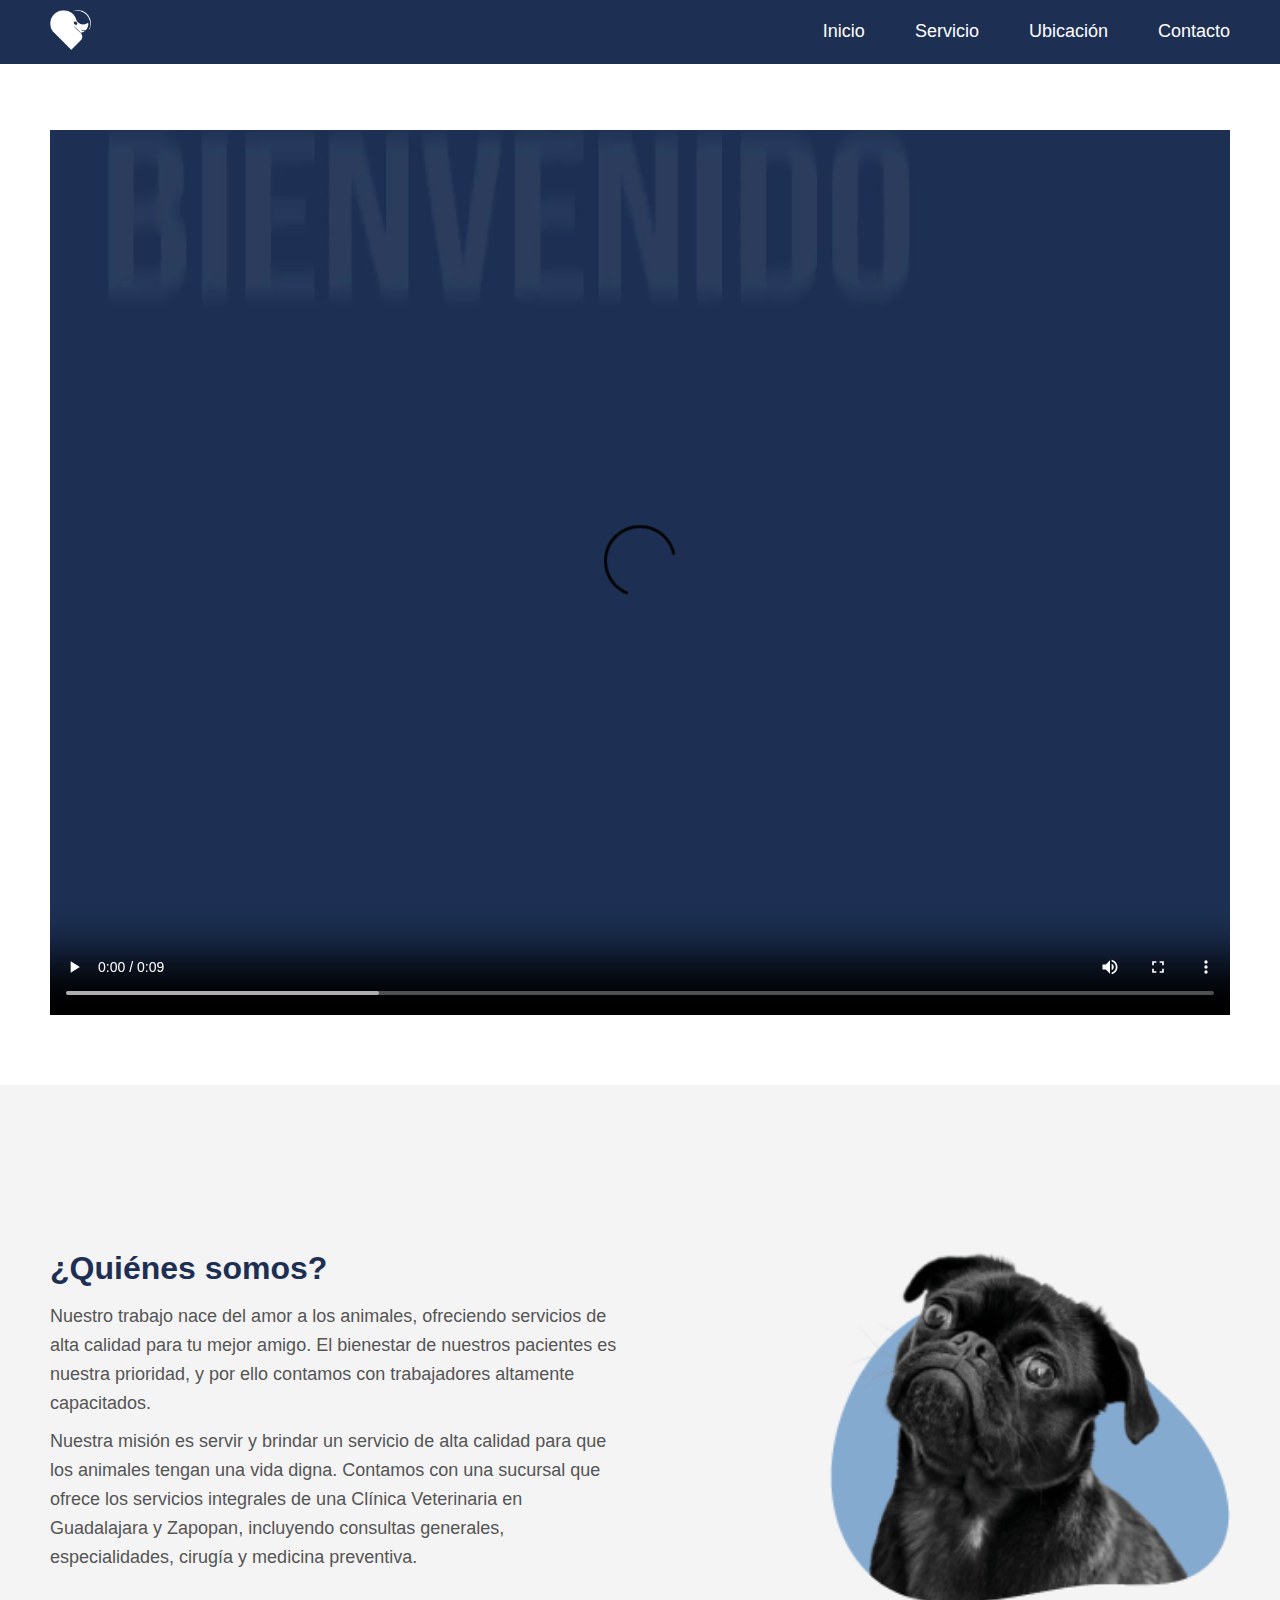
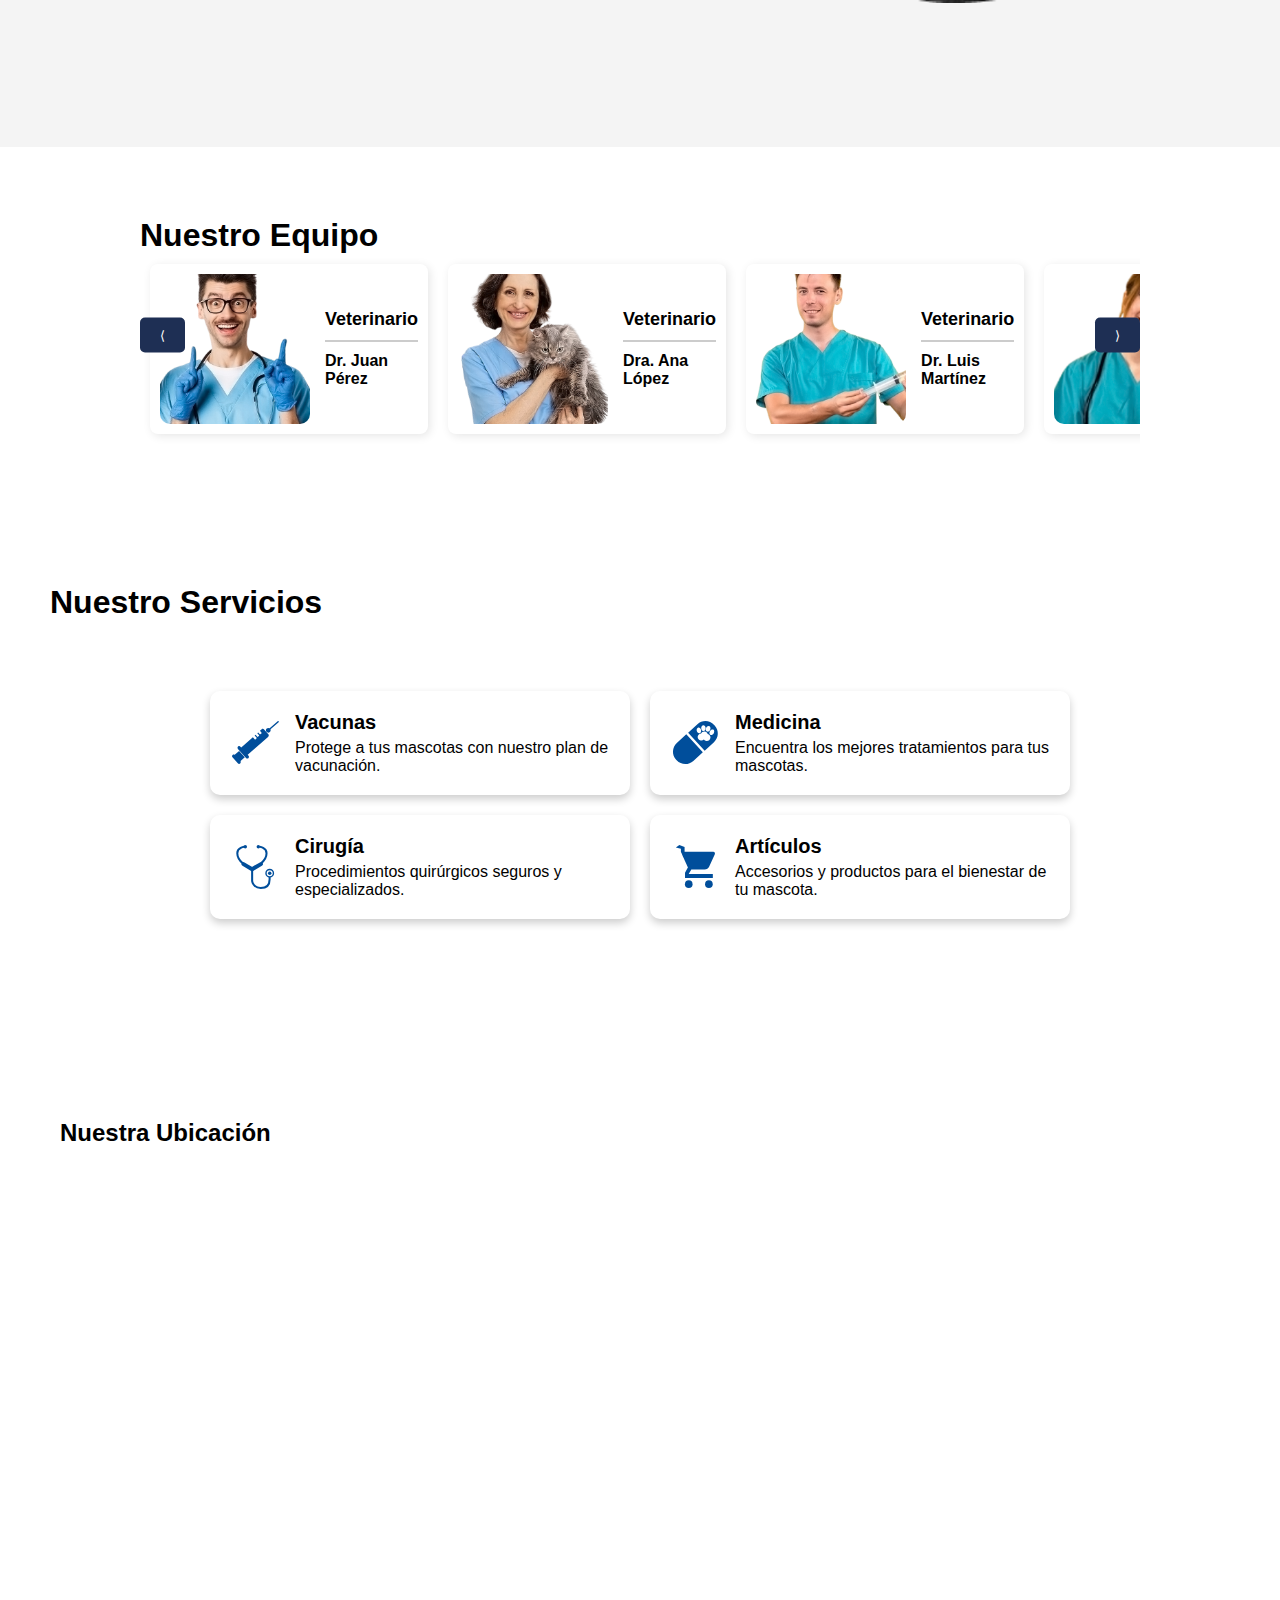
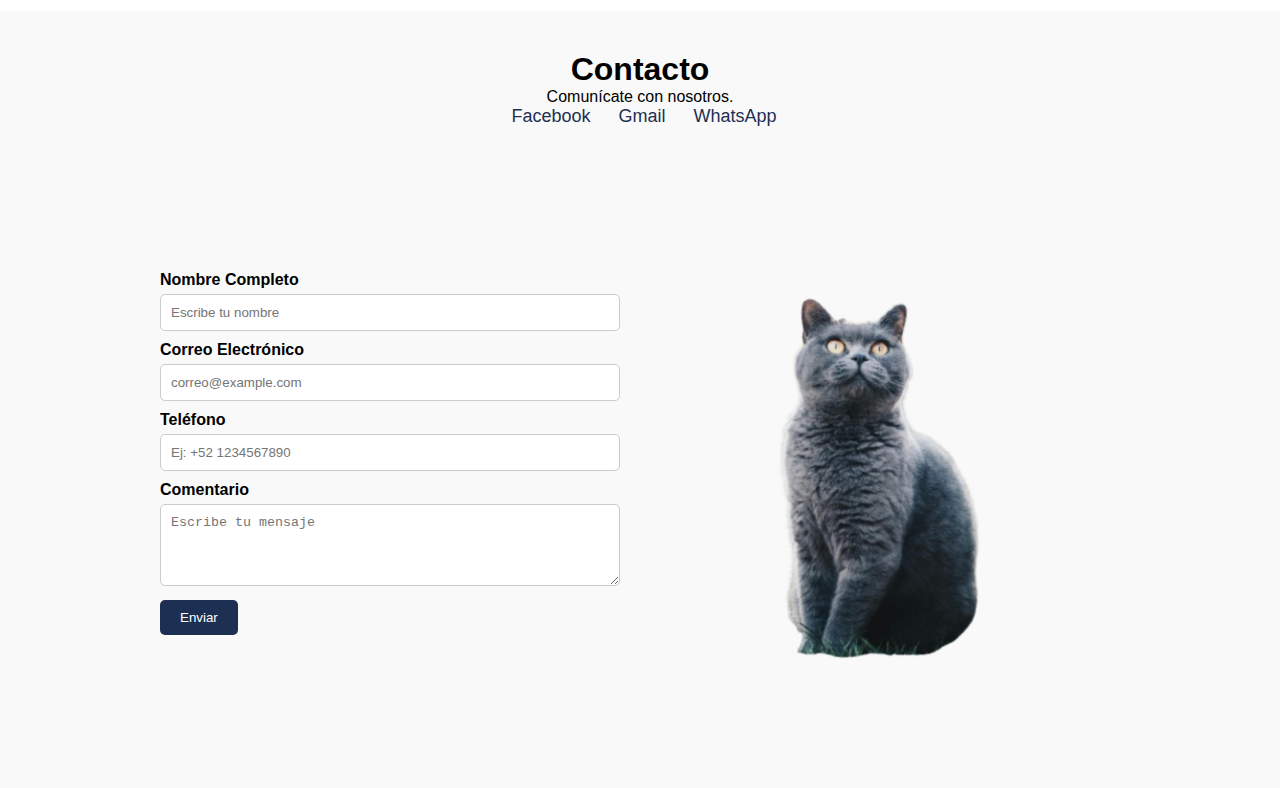
<file: index.html>
<!DOCTYPE html>
<html lang="es">
<head>
    <meta charset="UTF-8">
    <meta name="viewport" content="width=device-width, initial-scale=1.0">
    <title>Menú Responsivo</title>
    <script type="text/javascript" src="Js/scrip.js" defer></script> <!-- Asegúrate de usar defer para cargar el script después de cargar el HTML -->
    <link href="Style/Style.css" rel="stylesheet" type="text/css">
</head>
<body>
    <header id="navbar">
        <div class="logo">
            <img src="Imagenes/logo.png" alt="Logo de la Empresa">
        </div>
        <nav>
            <ul class="menu">
                <li><a href="#inicio">Inicio</a></li>
                <li><a href="#servicio">Servicio</a></li>
                <li><a href="#ubicacion">Ubicación</a></li>
                <li><a href="#contacto">Contacto</a></li>
            </ul>
            <div class="hamburguesa" onclick="toggleMenu()">☰</div>
        </nav>
    </header>

   <section id="inicio">
    <video id="videoBienvenida" src="Imagenes/Bienvenida.mp4" autoplay loop controls playsinline></video>
</section>

    <section id="somos">
        <div class="contenido">
            <div class="texto">
                <h1>¿Quiénes somos?</h1>
                <p>
                    Nuestro trabajo nace del amor a los animales, ofreciendo servicios de alta calidad para tu mejor amigo.
                    El bienestar de nuestros pacientes es nuestra prioridad, y por ello contamos con trabajadores altamente capacitados.
                </p>
                <p>
                    Nuestra misión es servir y brindar un servicio de alta calidad para que los animales tengan una vida digna.
                    Contamos con una sucursal que ofrece los servicios integrales de una Clínica Veterinaria en Guadalajara y Zapopan,
                    incluyendo consultas generales, especialidades, cirugía y medicina preventiva.
                </p>
            </div>
            <div class="imagen">
               <div align="right">  <img src="Imagenes/somos.png" alt="Veterinaria"> </div>
            </div>
        </div>
    </section>
	
 <section id="carrusel"> 
    <div class="carousel-container">
		<h1> Nuestro Equipo </h1>
        <div class="carousel">
            <div class="carousel-item" onclick="showDetails(0)">
                <img src="Imagenes/juan_perez.png" alt="Veterinario 1" class="medico-img">
                <div class="medico-info">
                    <p class="profession">Veterinario</p>
                    <hr>
                    <p class="name">Dr. Juan Pérez</p>
                </div>
            </div>
            <div class="carousel-item" onclick="showDetails(1)">
                <img src="Imagenes/Ana.png" alt="Veterinario 2" class="medico-img">
                <div class="medico-info">
                    <p class="profession">Veterinario</p>
                    <hr>
                    <p class="name">Dra. Ana López</p>
                </div>
            </div>
            <div class="carousel-item" onclick="showDetails(2)">
                <img src="Imagenes/Luis.png" alt="Veterinario 3" class="medico-img">
                <div class="medico-info">
                    <p class="profession">Veterinario</p>
                    <hr>
                    <p class="name">Dr. Luis Martínez</p>
                </div>
            </div>
            <div class="carousel-item" onclick="showDetails(3)">
                <img src="Imagenes/Carmen.png" alt="Veterinario 4" class="medico-img">
                <div class="medico-info">
                    <p class="profession">Veterinario</p>
                    <hr>
                    <p class="name">Dra. Carmen Rodríguez</p>
                </div>
            </div>
            <div class="carousel-item" onclick="showDetails(4)">
                <img src="Imagenes/Mario.png" alt="Veterinario 5" class="medico-img">
                <div class="medico-info">
                    <p class="profession">Veterinario</p>
                    <hr>
                    <p class="name">Dr. Mario Gómez</p>
                </div>
            </div>
        </div>

        <div class="carousel-buttons">
            <button class="prev" onclick="moveSlide(-1)">⟨</button>
            <button class="next" onclick="moveSlide(1)">⟩</button>
        </div>
    </div>

    <!-- Ventana Modal -->
    <div id="modal" class="modal">
        <div class="modal-content">
            <span class="close" onclick="closeModal()">×</span>
            <div id="modal-details">
              
            </div>
        </div>
    </div>
</section>
	
    <section id="servicio">
		
		<h1> Nuestro Servicios</h1>
      <main class="vet-container">
    <div class="vet-card" data-url="vacuna.html">
        <div class="vet-icon"> <img src="Imagenes/Icono_servicios/jeringa_Mesa de trabajo 1.svg" alt="Icono de medicina"/></div>
        <div class="vet-content">
            <h2>Vacunas</h2>
            <p>Protege a tus mascotas con nuestro plan de vacunación.</p>
        </div>
    </div>

    <div class="vet-card" data-url="medicina.html">
        <div class="vet-icon"> <img src="Imagenes/Icono_servicios/medicina_Mesa de trabajo 1.svg" alt="Icono de medicina"/></div>
        <div class="vet-content">
            <h2>Medicina</h2>
            <p>Encuentra los mejores tratamientos para tus mascotas.</p>
        </div>
    </div>

    <div class="vet-card" data-url="cirugia.html">
        <div class="vet-icon"> <img src="Imagenes/Icono_servicios/cirugia_Mesa de trabajo 1.svg" alt="Icono de medicina"/></div>
        <div class="vet-content">
            <h2>Cirugía</h2>
            <p>Procedimientos quirúrgicos seguros y especializados.</p>
        </div>
    </div>

    <div class="vet-card" data-url="articulos.html">
        <div class="vet-icon"> <img src="Imagenes/Icono_servicios/carrito_Mesa de trabajo 1.svg" alt="Icono de medicina"/></div>
        <div class="vet-content">
            <h2>Artículos</h2>
            <p>Accesorios y productos para el bienestar de tu mascota.</p>
        </div>
    </div>
</main>
    </section>

    <section id="ubicacion" class="ubicacion">
            <div class="croquis">
                <h2>Nuestra Ubicación</h2>
                <!-- Mapa de Google Maps con la dirección proporcionada -->
                <iframe 
                    src="https://www.google.com/maps/embed?pb=!1m18!1m12!1m3!1d3733.514526766841!2d-103.43169392497507!3d20.630476380894776!2m3!1f0!2f0!3f0!3m2!1i1024!2i768!4f13.1!3m3!1m2!1s0x8428aec909da5bbd%3A0xe7f89661f0e7f789!2sAv.%20Enrique%20Ladr%C3%B3n%20de%20Guevara%202894%2C%20Paseos%20del%20Sol%2C%2045079%20Zapopan%2C%20Jal.!5e0!3m2!1ses!2smx!4v1710430208955!5m2!1ses!2smx"
                    width="100%" height="400" style="border:0;" allowfullscreen="" loading="lazy">
                </iframe>
            </div>

        </section>

   <section id="contacto">
    <h1>Contacto</h1>
    <p>Comunícate con nosotros.</p>

    <!-- Redes Sociales -->
    <div class="redes-sociales">
        <a href="https://facebook.com" target="_blank">
            <i class="fab fa-facebook"></i> Facebook
        </a>
        <a href="mailto:correo@gmail.com">
            <i class="fas fa-envelope"></i> Gmail
        </a>
        <a href="https://wa.me/1234567890" target="_blank">
            <i class="fab fa-whatsapp"></i> WhatsApp
        </a>
    </div>

    <!-- Sección de Contacto -->
    <div class="formulario-container">
        <!-- Formulario -->
        <div class="formulario">
            <label for="nombre">Nombre Completo</label>
            <input type="text" id="nombre" placeholder="Escribe tu nombre">

            <label for="correo">Correo Electrónico</label>
            <input type="email" id="correo" placeholder="correo@example.com">

            <label for="telefono">Teléfono</label>
          <input type="tel" id="telefono" placeholder="Ej: +52 1234567890">

            <label for="comentario">Comentario</label>
            <textarea id="comentario" rows="4" placeholder="Escribe tu mensaje"></textarea>

            <button onclick="enviarFormulario()">Enviar</button>
        </div>

        <!-- Imagen -->
        <div class="imagen-contacto">
        <img src="Imagenes/contacto.png" alt=""/> </div>
    </div>
</section>
	
</body>
</html>
</file>
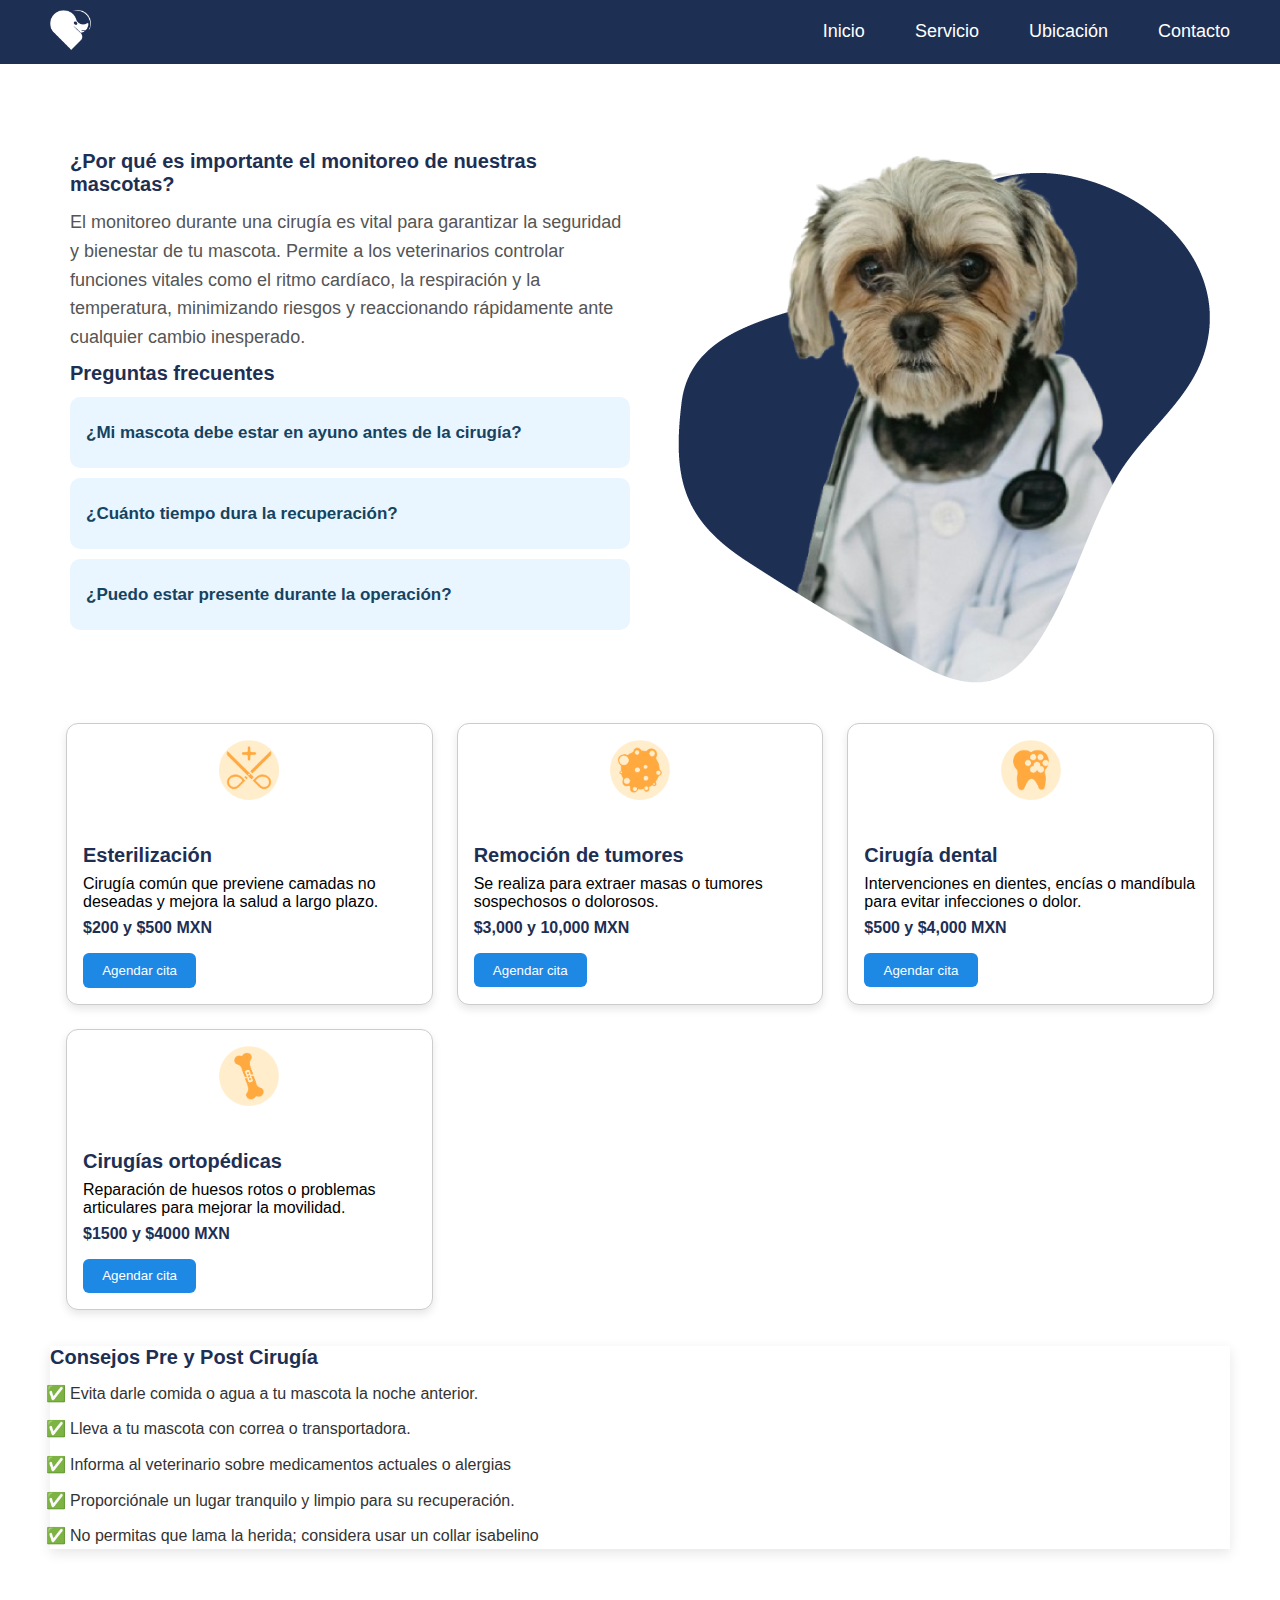
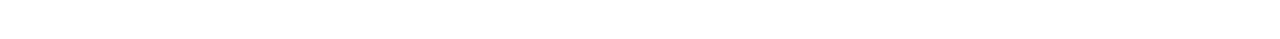
<file: cirugia.html>
<!doctype html>
<html>
	 <script type="text/javascript" src="Js/scrip_vacuna.js"></script>
<link href="Style/Style_vacunas.css" rel="stylesheet" type="text/css">

<header id="navbar">
        <div class="logo">
            <img src="Imagenes/logo.png" alt="Logo de la Empresa">
        </div>
        <nav>
            <ul class="menu">
				<li> <a href="index.html">Inicio</a> </li>
                <li><a href="index.html#servicio">Servicio</a></li>
                <li><a href="index.html#ubicacion">Ubicación</a></li>
				<li><a href="index.html#contacto">Contacto</a></li>

            </ul>
            <div class="hamburguesa" onclick="toggleMenu()">☰</div>
        </nav>
</header>

<body>
	

	<section id="vacunas">
		
		<div class="vacuna-info-extra">
  <div class="vacuna-info-box">
	  
  <section id="preguntas">
	  
	  <div class="texto">
       <h3>¿Por qué es importante el monitoreo de nuestras mascotas?</h3>
  <p>
    El monitoreo durante una cirugía es vital para garantizar la seguridad y bienestar de tu mascota. Permite a los veterinarios controlar funciones vitales como el ritmo cardíaco, la respiración y la temperatura, minimizando riesgos y reaccionando rápidamente ante cualquier cambio inesperado.
  </p>
		  
	<div class="vacuna-info-box">
  <h3 class="vacuna-titulo">Preguntas frecuentes</h3>
  <div class="faq-item" onclick="toggleFAQ(this)">
    <strong>¿Mi mascota debe estar en ayuno antes de la cirugía?</strong>
    <p class="faq-respuesta">Sí, generalmente 8 a 12 horas antes.</p>
  </div>
  <div class="faq-item" onclick="toggleFAQ(this)">
    <strong>¿Cuánto tiempo dura la recuperación?</strong>
    <p class="faq-respuesta"> Depende del tipo de cirugía, pero puede tomar desde días hasta semanas.</p>
  </div>
  <div class="faq-item" onclick="toggleFAQ(this)">
    <strong>¿Puedo estar presente durante la operación?</strong>
    <p class="faq-respuesta">No, por motivos de esterilidad y seguridad.</p>
  </div>
</div>
	  </div>
	  
	  <div class="imagen">
               <div align="right">  <img src="Imagenes/Cirugia/Doctor.png" alt="Veterinaria"> </div>
            </div>
	  </section>
</div>


    
        <!-- Contenedor de las tarjetas de vacunas -->
  <div class="vacunas-container">
    <div class="cards-grid">

      <!-- Tarjeta: Rabia -->
      <div class="vacuna-card">
        <div class="card-icon">
          <img src="Imagenes/Cirugia/Esterilizacion.png" alt="Inyección">
        </div>
        <div class="card-content">
          <h3>Esterilización</h3>
          <p>Cirugía común que previene camadas no deseadas y mejora la salud a largo plazo.</p>
          <p class="precio-info" id="precio-rabia">$200 y $500 MXN</p>
          <div class="card-buttons">
            <button onclick="mostrarCita()">Agendar cita</button>
          </div>
        </div>
      </div>

      <!-- Tarjeta: Moquillo -->
      <div class="vacuna-card">
        <div class="card-icon">
          <img src="Imagenes/Cirugia/tumor.png" alt="Inyección">
        </div>
        <div class="card-content">
          <h3>Remoción de tumores</h3>
          <p>Se realiza para extraer masas o tumores sospechosos o dolorosos.</p>
          <p class="precio-info" id="precio-moquillo">$3,000 y 10,000 MXN</p>
          <div class="card-buttons">
            <button onclick="mostrarCita()">Agendar cita</button>
          </div>
        </div>
      </div>

      <!-- Tarjeta: Leptospirosis -->
      <div class="vacuna-card">
        <div class="card-icon">
          <img src="Imagenes/Cirugia/Dental.png" alt="Inyección">
        </div>
        <div class="card-content">
          <h3>Cirugía dental</h3>
          <p>Intervenciones en dientes, encías o mandíbula para evitar infecciones o dolor.</p>
          <p class="precio-info" id="precio-leptospirosis">$500 y $4,000 MXN</p>
          <div class="card-buttons">
            <button onclick="mostrarCita()">Agendar cita</button>
          </div>
        </div>
      </div>

      <!-- Tarjeta: Parvovirus -->
      <div class="vacuna-card">
        <div class="card-icon">
          <img src="Imagenes/Cirugia/hueso.png" alt="Inyección">
        </div>
        <div class="card-content">
          <h3>Cirugías ortopédicas</h3>
          <p>Reparación de huesos rotos o problemas articulares para mejorar la movilidad.</p>
          <p class="precio-info" id="precio-parvovirus">$1500 y $4000 MXN</p>
          <div class="card-buttons">
            <button onclick="mostrarCita()">Agendar cita</button>
          </div>
        </div>
      </div>

    </div>
  </div>

     <!-- Modal para agendar cita -->
<div id="modal-cita" class="modal">
  <div class="modal-content">
    <span class="cerrar" onclick="cerrarCita()">&times;</span>
    <h2>Agendar Cita</h2>
    <form id="form-cita">
      <label for="nombreMascota">Nombre de la mascota:</label>
      <input type="text" id="nombreMascota" required>

      <label for="nombreDueño">Tu nombre:</label>
      <input type="text" id="nombreDueño" required>

      <label for="fecha">Fecha:</label>
      <input type="date" id="fecha" required>

      <label for="hora">Hora:</label>
      <input type="time" id="hora" required>

      <button type="submit">Agendar cita</button>
    </form>
  </div>
</div>
		
		<div class="consejos">
  <h3>Consejos Pre y Post Cirugía</h3>
  <ul>
    <li>Evita darle comida o agua a tu mascota la noche anterior.</li>
    <li>Lleva a tu mascota con correa o transportadora.</li>
    <li>Informa al veterinario sobre medicamentos actuales o alergias</li>
	<li>Proporciónale un lugar tranquilo y limpio para su recuperación. </li>
	  <li>No permitas que lama la herida; considera usar un collar isabelino </li>
  </ul>
</div>

</section>
 
	
</body>
</html>
</file>
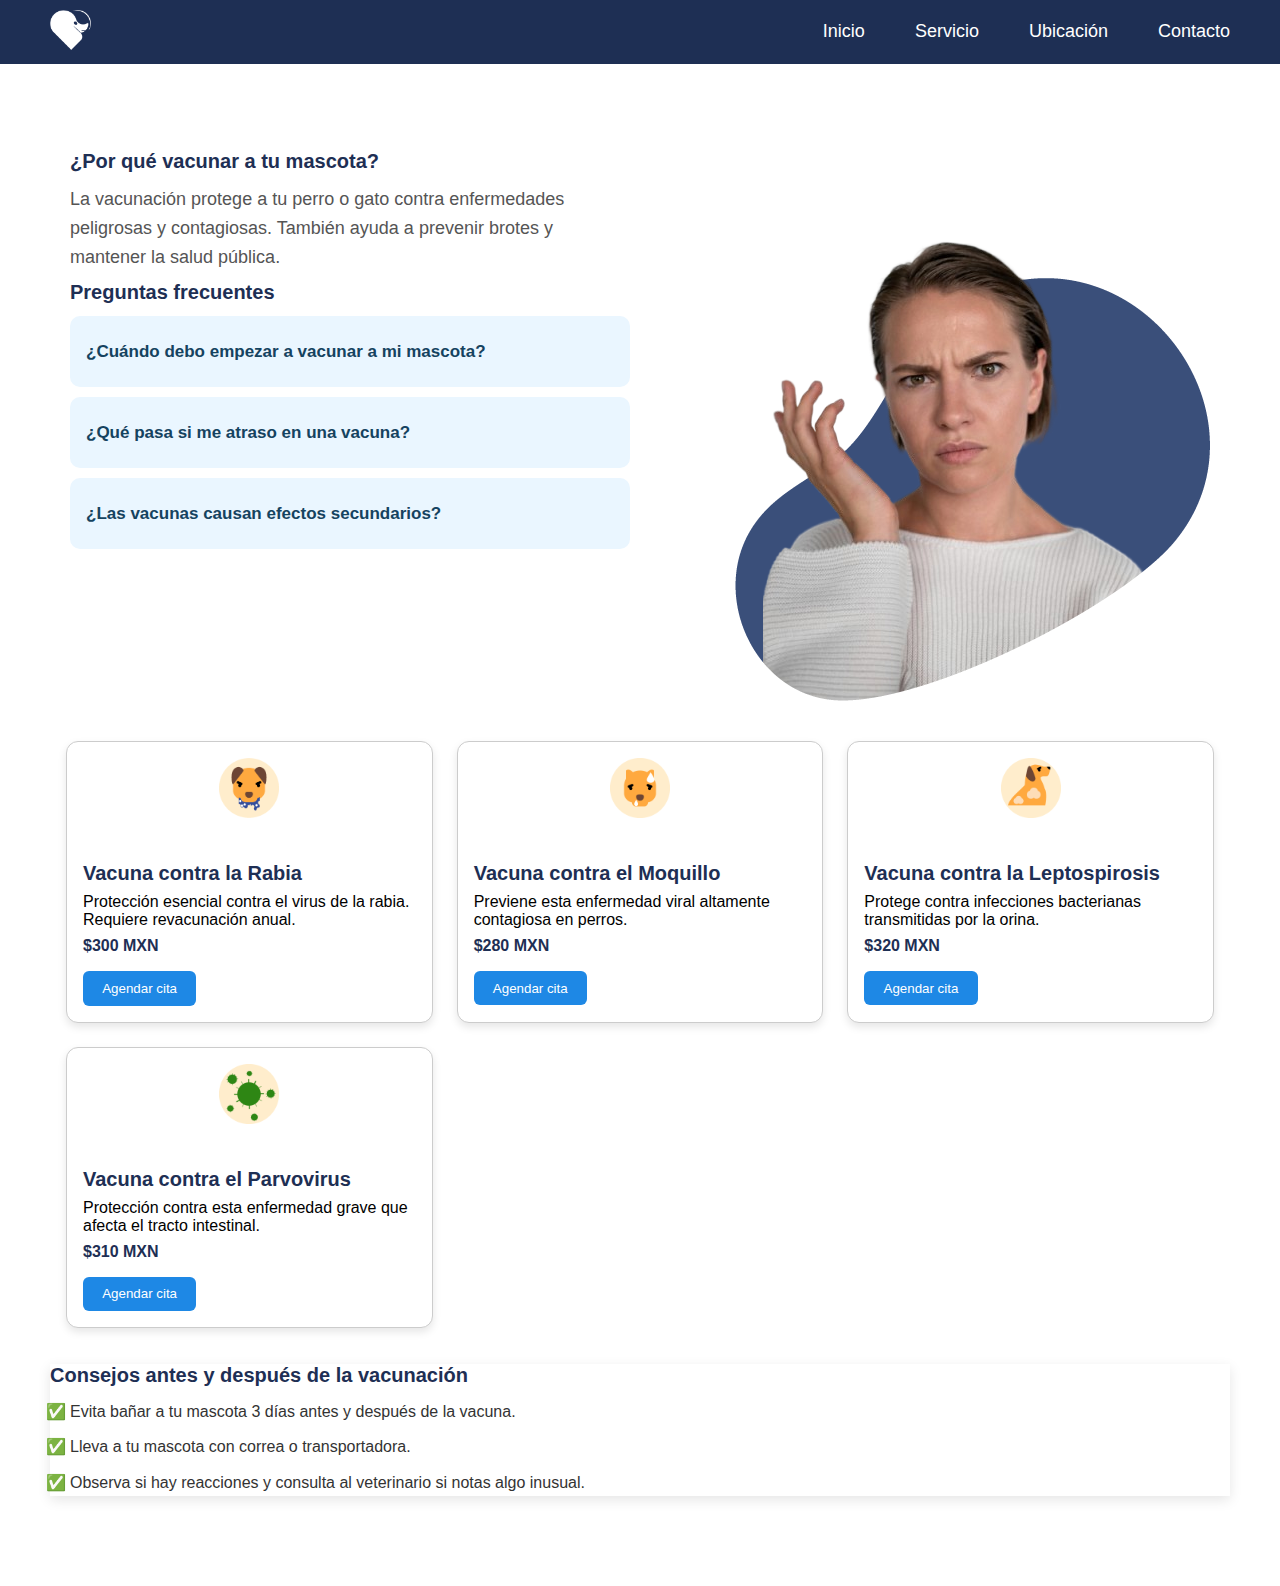
<file: vacuna.html>
<!doctype html>
<html>
	 <script type="text/javascript" src="Js/scrip_vacuna.js"></script>
<link href="Style/Style_vacunas.css" rel="stylesheet" type="text/css">

<header id="navbar">
        <div class="logo">
            <img src="Imagenes/logo.png" alt="Logo de la Empresa">
        </div>
        <nav>
            <ul class="menu">
				<li> <a href="index.html">Inicio</a> </li>
                <li><a href="index.html#servicio">Servicio</a></li>
                <li><a href="index.html#ubicacion">Ubicación</a></li>
				<li><a href="index.html#contacto">Contacto</a></li>

            </ul>
            <div class="hamburguesa" onclick="toggleMenu()">☰</div>
        </nav>
</header>

<body>
	

	<section id="vacunas">
		
		<div class="vacuna-info-extra">
  <div class="vacuna-info-box">
	  
  <section id="preguntas">
	  
	  <div class="texto">
      <h3 class="vacuna-titulo">¿Por qué vacunar a tu mascota?</h3>
      <p class="vacuna-descripcion">
       La vacunación protege a tu perro o gato contra enfermedades peligrosas y contagiosas.
       También ayuda a prevenir brotes y mantener la salud pública.
     </p>
		  
	<div class="vacuna-info-box">
  <h3 class="vacuna-titulo">Preguntas frecuentes</h3>
  <div class="faq-item" onclick="toggleFAQ(this)">
    <strong>¿Cuándo debo empezar a vacunar a mi mascota?</strong>
    <p class="faq-respuesta">A partir de las 6 semanas de edad.</p>
  </div>
  <div class="faq-item" onclick="toggleFAQ(this)">
    <strong>¿Qué pasa si me atraso en una vacuna?</strong>
    <p class="faq-respuesta">Es importante consultar al veterinario para un nuevo esquema.</p>
  </div>
  <div class="faq-item" onclick="toggleFAQ(this)">
    <strong>¿Las vacunas causan efectos secundarios?</strong>
    <p class="faq-respuesta">Puede haber síntomas leves como somnolencia o inflamación temporal.</p>
  </div>
</div>
	  </div>
	  
	  <div class="imagen">
               <div align="right">  <img src="Imagenes/vacuna/pregunta.png" alt="Veterinaria"> </div>
            </div>
	  </section>
</div>


    
        <!-- Contenedor de las tarjetas de vacunas -->
  <div class="vacunas-container">
    <div class="cards-grid">

      <!-- Tarjeta: Rabia -->
      <div class="vacuna-card">
        <div class="card-icon">
          <img src="Imagenes/vacuna/Rabia.png" alt="Inyección">
        </div>
        <div class="card-content">
          <h3>Vacuna contra la Rabia</h3>
          <p>Protección esencial contra el virus de la rabia. Requiere revacunación anual.</p>
          <p class="precio-info" id="precio-rabia">$300 MXN</p>
          <div class="card-buttons">
            <button onclick="mostrarCita()">Agendar cita</button>
          </div>
        </div>
      </div>

      <!-- Tarjeta: Moquillo -->
      <div class="vacuna-card">
        <div class="card-icon">
          <img src="Imagenes/vacuna/Moquillo.png" alt="Inyección">
        </div>
        <div class="card-content">
          <h3>Vacuna contra el Moquillo</h3>
          <p>Previene esta enfermedad viral altamente contagiosa en perros.</p>
          <p class="precio-info" id="precio-moquillo">$280 MXN</p>
          <div class="card-buttons">
            <button onclick="mostrarCita()">Agendar cita</button>
          </div>
        </div>
      </div>

      <!-- Tarjeta: Leptospirosis -->
      <div class="vacuna-card">
        <div class="card-icon">
          <img src="Imagenes/vacuna/Leptospirosis.png" alt="Inyección">
        </div>
        <div class="card-content">
          <h3>Vacuna contra la Leptospirosis</h3>
          <p>Protege contra infecciones bacterianas transmitidas por la orina.</p>
          <p class="precio-info" id="precio-leptospirosis">$320 MXN</p>
          <div class="card-buttons">
            <button onclick="mostrarCita()">Agendar cita</button>
          </div>
        </div>
      </div>

      <!-- Tarjeta: Parvovirus -->
      <div class="vacuna-card">
        <div class="card-icon">
          <img src="Imagenes/vacuna/Parvovirus.png" alt="Inyección">
        </div>
        <div class="card-content">
          <h3>Vacuna contra el Parvovirus</h3>
          <p>Protección contra esta enfermedad grave que afecta el tracto intestinal.</p>
          <p class="precio-info" id="precio-parvovirus">$310 MXN</p>
          <div class="card-buttons">
            <button onclick="mostrarCita()">Agendar cita</button>
          </div>
        </div>
      </div>

    </div>
  </div>

     <!-- Modal para agendar cita -->
<div id="modal-cita" class="modal">
  <div class="modal-content">
    <span class="cerrar" onclick="cerrarCita()">&times;</span>
    <h2>Agendar Cita</h2>
    <form id="form-cita">
      <label for="nombreMascota">Nombre de la mascota:</label>
      <input type="text" id="nombreMascota" required>

      <label for="nombreDueño">Tu nombre:</label>
      <input type="text" id="nombreDueño" required>

      <label for="fecha">Fecha:</label>
      <input type="date" id="fecha" required>

      <label for="hora">Hora:</label>
      <input type="time" id="hora" required>

      <button type="submit">Agendar cita</button>
    </form>
  </div>
</div>
		
		<div class="consejos">
  <h3>Consejos antes y después de la vacunación</h3>
  <ul>
    <li>Evita bañar a tu mascota 3 días antes y después de la vacuna.</li>
    <li>Lleva a tu mascota con correa o transportadora.</li>
    <li>Observa si hay reacciones y consulta al veterinario si notas algo inusual.</li>
  </ul>
</div>

</section>
 
	
</body>
</html>
</file>
<file: Style/Style_vacunas.css>
@charset "utf-8";
/* CSS Document */

/* Estilos generales */
* {
    margin: 0;
    padding: 0;
    box-sizing: border-box;
    scroll-behavior: smooth;
}

body {
    font-family: Arial, sans-serif;
    padding-top: 60px;
}

/* Estilos del header */
header {
    display: flex;
    justify-content: space-between;
    align-items: center;
    padding: 10px 50px;
    background-color: #1e2f54;
    color: white;
    position: fixed;
    width: 100%;
    top: 0;
    left: 0;
    z-index: 1000;
    transition: background 0.3s;
}

.logo img {
    width: 30%;
}

nav {
    display: flex;
    align-items: center;
}

.menu {
    list-style: none;
    display: flex;
    gap: 50px;
}

.menu li a {
    text-decoration: none;
    color: white;
    font-size: 18px;
    transition: color 0.3s;
}

.menu li a:hover {
    color: #ffa300;
}

.hamburguesa {
    display: none;
    font-size: 24px;
    cursor: pointer;
}

section {
    padding: 70px 50px;
    padding-top: auto;
}

.texto {
  flex: 1;
width: 70%;
}

.texto h1 {
  font-size: 32px;
  color: #1e2f54;
  margin-bottom: 15px;
}

.texto p {
  font-size: 18px;
  color: #555;
  line-height: 1.6;
  margin-bottom: 10px;
}

.Veterinaria{
	width: 10%;
}

/* Preguntas */

#preguntas {
  display: flex;
  flex-direction: row;
  justify-content: space-between;
  align-items: flex-start;
  padding: 20px;
  margin: auto;
  gap: 20px;
}

.texto {
  font-size: 32px;
  color: #1e2f54;
  margin-bottom: 15px;
}

.imagen {
  flex: 1;
  display: flex;
  justify-content: flex-end;
}

.imagen img {
  max-width: 100%;
  height: auto;
}
/* Estilos base */
.faq-item {
  background-color: #eaf6ff;
  border-radius: 10px;
  padding: 12px 16px;
  margin: 10px 0;
  cursor: pointer;
  transition: background-color 0.3s ease;
  position: relative;
  overflow: hidden;
}

.faq-item:hover {
  background-color: #d6efff;
}

.faq-item strong {
  color: #154360;
  font-size: 17px;
  display: inline-block;
}

/* Flechita */
.flecha {
  position: absolute;
  right: 20px;
  top: 18px;
  font-size: 18px;
  transition: transform 0.3s ease;
}

/* Gira cuando está activa */
.faq-item.activa .flecha {
  transform: rotate(180deg);
}

/* Contenedor de respuesta animada */
.faq-respuesta {
  max-height: 0;
  overflow: hidden;
  transition: max-height 0.4s ease;
  padding: 0 5px;
}

.faq-item.activa .faq-respuesta {
  max-height: 200px; /* Ajusta si necesitas más espacio */
  padding-top: 10px;
}

.consejos {
  background: 
  border-radius: 12px;
  box-shadow: 0 4px 12px rgba(0, 0, 0, 0.1);
  margin: 20px 0;
}

.vacuna-info-extra h3 {
  color: #1e2f54;
  margin-bottom: 12px;
  font-size: 20px;
}

.vacuna-info-extra ul {
  list-style-type: "✅ ";
  padding-left: 20px;
}

.vacuna-info-extra li {
  margin-bottom: 10px;
  font-size: 16px;
  line-height: 1.6;
  color: #333;
}

/* Responsive nav */
@media (max-width: 412px) {
    .menu {
        display: none;
        flex-direction: column;
        position: absolute;
        top: 60px;
        right: 50px;
        background-color: #1e2f54;
        width: 200px;
        padding: 10px;
    }

    .menu li {
        padding: 10px;
        text-align: center;
    }

    .menu.active {
        display: flex;
    }

    .hamburguesa {
        display: block;
    }
}

/* Estilos del contenedor */
.vacunas-container {
    padding: 1rem;
    font-family: Arial, sans-serif;
}

.vacunas-container .cards-grid {
    display: grid;
    grid-template-columns: repeat(auto-fit, minmax(280px, 1fr));
    gap: 1.5rem;
}

.vacunas-container .vacuna-card {
    background-color: #fff;
    border: 1px solid #ccc;
    border-radius: 12px;
    box-shadow: 0 4px 8px rgba(0, 0, 0, 0.1);
    transition: transform 0.2s;
    display: flex;
    flex-direction: column;
    overflow: hidden;
}

.vacunas-container .vacuna-card:hover {
    transform: scale(1.02);
}

.vacunas-container .card-icon {
    text-align: center;
    padding: 1rem;
}

.vacunas-container .card-icon img {
    max-width: 60px;
}

.vacunas-container .card-content {
    padding: 1rem;
}

.vacunas-container .card-content h3 {
    margin: 0.5rem 0;
}

.vacunas-container .card-buttons {
    margin-top: 1rem;
}

.vacunas-container .card-buttons button {
    background-color: #1e88e5;
    color: white;
    border: none;
    padding: 0.6rem 1.2rem;
    border-radius: 6px;
    cursor: pointer;
    transition: background-color 0.3s;
}

.vacunas-container .card-buttons button:hover {
    background-color: #1565c0;
}

.vacunas-container .precio-info {
    margin-top: 0.5rem;
    font-weight: bold;
    color: #1e2f54;
}

/* ============================= */
/* Modal - Agendar Cita */
/* ============================= */
.modal {
    display: none;
    position: fixed;
    z-index: 2000;
    left: 0;
    top: 0;
    width: 100%;
    height: 100%;
    overflow: auto;
    background-color: rgba(0,0,0,0.5);
}

.modal-content {
    background-color: #fff;
    margin: 10% auto;
    padding: 20px;
    border-radius: 10px;
    width: 90%;
    max-width: 400px;
    position: relative;
    box-shadow: 0 5px 15px rgba(0,0,0,0.3);
}

.modal-content h2 {
    margin-bottom: 1rem;
    color: #1e2f54;
}

.modal-content form label {
    display: block;
    margin-top: 10px;
    font-weight: bold;
}

.modal-content form input {
    width: 100%;
    padding: 8px;
    margin-top: 4px;
    border: 1px solid #ccc;
    border-radius: 6px;
}

.modal-content form button {
    margin-top: 15px;
    padding: 10px;
    width: 100%;
    background-color: #1e88e5;
    color: white;
    border: none;
    border-radius: 6px;
    cursor: pointer;
    font-weight: bold;
    transition: background-color 0.3s;
}

.modal-content form button:hover {
    background-color: #1565c0;
}

.cerrar {
    position: absolute;
    top: 10px;
    right: 15px;
    color: #888;
    font-size: 24px;
    font-weight: bold;
    cursor: pointer;
}

.cerrar:hover {
    color: #000;
}

/* Responsive: Ocultar imagen en pantallas pequeñas */
@media (max-width: 768px) {
    .columna-imagen {
        display: none;
    }

    .container {
        flex-direction: column;
    }

    .cards-column {
        width: 100%;
    }
}

@media (max-width: 480px) {
  header {
    padding: 10px 20px;
  }

  .menu {
    display: none;
    flex-direction: column;
    position: absolute;
    top: 60px;
    right: 20px;
    background-color: #1e2f54;
    width: 200px;
    padding: 10px;
  }

  .menu.active {
    display: flex;
  }

  .menu li {
    padding: 10px;
    text-align: center;
  }

  .hamburguesa {
    display: block;
  }

  section {
    padding: 40px 20px;
  }

  .texto h1 {
    font-size: 24px;
  }

  .texto p,
  .formulario label,
  .formulario input,
  .formulario textarea,
  .name,
  .profession {
    font-size: 16px;
  }

  .vet-container {
    display: flex;
    flex-direction: column;
  }
	
	#preguntas {
    flex-direction: column;
    align-items: center;
  }

  .imagen {
    justify-content: center;
    margin-top: 20px;
  }

  .texto {
    text-align: center;
  }
}
}
</file>
<file: Style/Style.css>
/* Reset y configuración general */
* {
  margin: 0;
  padding: 0;
  box-sizing: border-box;
  scroll-behavior: smooth;
}

body {
  font-family: Arial, sans-serif;
  padding-top: 60px;
}

/* Header */
header {
  display: flex;
  justify-content: space-between;
  align-items: center;
  padding: 10px 50px;
  background-color: #1e2f54;
  color: white;
  position: fixed;
  width: 100%;
  top: 0;
  left: 0;
  z-index: 1000;
  transition: background 0.3s;
}

.logo img {
  width: 30%;
}

nav {
  display: flex;
  align-items: center;
}

.menu {
  list-style: none;
  display: flex;
  gap: 50px;
}

.menu li a {
  text-decoration: none;
  color: white;
  font-size: 18px;
  transition: color 0.3s;
}

.menu li a:hover {
  color: #ffa300;
}

.hamburguesa {
  display: none;
  font-size: 24px;
  cursor: pointer;
}

#inicio video {
    width: 100%;
    height: auto;
    display: block;
    object-fit: cover;
}

/* Botón de sonido */
#toggleAudio {
    position: absolute;
    bottom: 10px;
    right: 10px;
    z-index: 10;
    background: rgba(0, 0, 0, 0.5);
    color: white;
    border: none;
    padding: 8px 12px;
    border-radius: 8px;
    font-size: 16px;
    cursor: pointer;
}


/* Secciones */
section {
  padding: 70px 50px;
}

#somos {
  padding: 120px 50px;
  background-color: #f4f4f4;
}

.contenido {
  display: flex;
  align-items: center;
  justify-content: space-between;
  gap: 40px;
  margin: auto;
}

.texto {
  flex: 1;
}

.texto h1 {
  font-size: 32px;
  color: #1e2f54;
  margin-bottom: 15px;
}

.texto p {
  font-size: 18px;
  color: #555;
  line-height: 1.6;
  margin-bottom: 10px;
}

.imagen img {
  width: 100%;
  border-radius: 10px;
}

/* Carrusel */
.carousel-container {
  position: relative;
  width: 90%;
  max-width: 1000px;
  margin: auto;
  overflow: hidden;
}

.carousel {
  display: flex;
  transition: transform 0.3s ease;
}

.carousel-item {
  display: flex;
  align-items: center;
  background: #fff;
  padding: 10px;
  border-radius: 8px;
  box-shadow: 2px 2px 10px rgba(0, 0, 0, 0.1);
  margin: 10px;
  cursor: pointer;
  flex: 1;
  transition: transform 0.3s, box-shadow 0.3s;
}

.carousel-item:hover {
  transform: scale(1.05);
  box-shadow: 0 6px 12px rgba(0, 0, 0, 0.3);
}

.medico-img {
  width: 150px;
  height: 150px;
  object-fit: cover;
  border-radius: 10px;
  margin-right: 15px;
}

.medico-info {
  flex: 1;
  text-align: left;
}

.profession {
  font-size: 18px;
  font-weight: bold;
}

.name {
  font-size: 16px;
  font-weight: 600;
  margin-top: 10px;
}

hr {
  border: 1px solid #ccc;
  margin: 10px 0;
}

.carousel-buttons {
  position: absolute;
  top: 50%;
  width: 100%;
  display: flex;
  justify-content: space-between;
  transform: translateY(-50%);
}

button {
  background-color: #1e2f54;
  color: white;
  padding: 10px 20px;
  border: none;
  border-radius: 5px;
  margin-top: 10px;
  cursor: pointer;
}

button:hover {
  background-color: #3a4f7a;
}

/* Modal */
.modal {
  display: none;
  position: fixed;
  top: 0;
  left: 0;
  width: 100%;
  height: 100%;
  background-color: rgba(0, 0, 0, 0.7);
  justify-content: center;
  align-items: center;
}

.modal-content {
  background-color: white;
  padding: 20px;
  width: 80%;
  max-width: 600px;
  text-align: center;
  position: relative;
}

.modal img {
  width: 100%;
  max-height: 80vh;
  object-fit: contain;
}

.close {
  position: absolute;
  top: 10px;
  right: 10px;
  font-size: 30px;
  color: #aaa;
  cursor: pointer;
}

.close:hover {
  color: black;
}

/* Ubicación */
.ubicacion {
  display: flex;
  flex-wrap: wrap;
  justify-content: center;
  align-items: center;
  max-width: 1200px;
  margin: 20px auto;
  padding: 20px;
  background-color: #fff;
  border-radius: 10px;
}

.croquis, .imagen {
  flex: 1;
  padding: 20px 0;
  min-width: 300px;
}

.croquis iframe {
  width: 100%;
  height: 400px;
  border-radius: 10px;
  border: 1px solid #ddd;
}

.imagen img {
  width: 100%;
  max-width: 400px;
  border-radius: 10px;
}

/* Contacto */
#contacto {
  text-align: center;
  padding: 40px 50px;
  background-color: #f9f9f9;
}

.redes-sociales {
  display: flex;
  justify-content: center;
  gap: 20px;
  margin-bottom: 20px;
}

.redes-sociales a {
  text-decoration: none;
  color: #1e2f54;
  font-size: 18px;
  display: flex;
  align-items: center;
  gap: 8px;
}

.redes-sociales i {
  font-size: 24px;
}

.formulario-container {
  display: flex;
  justify-content: space-between;
  align-items: center;
  flex-wrap: wrap;
  max-width: 1000px;
  margin: 0 auto;
}

.formulario {
  flex: 1;
  min-width: 300px;
  padding: 20px;
  text-align: left;
}

.formulario label {
  font-weight: bold;
  display: block;
  margin-top: 10px;
}

.formulario input,
.formulario textarea {
  width: 100%;
  padding: 10px;
  margin-top: 5px;
  border: 1px solid #ccc;
  border-radius: 5px;
}

.imagen-contacto {
  flex: 1;
  min-width: 300px;
  padding: 20px;
  text-align: center;
}

.imagen-contacto img {
  max-width: 100%;
  height: auto;
  border-radius: 10px;
}

/* Servicios */
.vet-container {
  display: grid;
  grid-template-columns: repeat(2, 1fr);
  gap: 20px;
  max-width: 900px;
  margin: 50px auto;
  padding: 20px;
}

.vet-card {
  background: white;
  padding: 20px;
  border-radius: 10px;
  box-shadow: 0 4px 8px rgba(0, 0, 0, 0.2);
  display: flex;
  align-items: center;
  gap: 15px;
  cursor: pointer;
  transition: transform 0.3s, box-shadow 0.3s;
}

.vet-card:hover {
  transform: scale(1.05);
  box-shadow: 0 6px 12px rgba(0, 0, 0, 0.3);
}

.vet-icon img {
  width: 50px;
  height: auto;
  display: block;
}

.vet-content h2 {
  font-size: 20px;
  margin-bottom: 5px;
}

/* Media Queries */
@media (max-width: 768px) {
	
	  #inicio video {
        height: 300px;
    }
	
  .formulario-container,
  .contenido,
  .ubicacion,
  .vet-container {
    flex-direction: column;
    display: flex;
  }

  .imagen-contacto {
    order: -1;
  }

  .imagen img {
    max-width: 80%;
  }

  .carousel-item {
    flex-direction: column;
    text-align: center;
  }

  .medico-img {
    height: auto;
    margin: 0 auto 10px;
  }
}

@media (max-width: 480px) {
  header {
    padding: 10px 20px;
  }

  .menu {
    display: none;
    flex-direction: column;
    position: absolute;
    top: 60px;
    right: 20px;
    background-color: #1e2f54;
    width: 200px;
    padding: 10px;
  }

  .menu.active {
    display: flex;
  }

  .menu li {
    padding: 10px;
    text-align: center;
  }

  .hamburguesa {
    display: block;
  }
	
	#inicio video {
		height: 290px;}
	
	  #toggleAudio {
        font-size: 14px;
        padding: 6px 10px;
    }

  section,
  #somos,
  #contacto {
    padding: 40px 20px;
  }

  .texto h1 {
    font-size: 24px;
  }

  .texto p,
  .formulario label,
  .formulario input,
  .formulario textarea,
  .name,
  .profession {
    font-size: 16px;
  }

  .vet-container {
    display: flex;
    flex-direction: column;
  }
}

@media (max-width: 393px) {
 #inicio video {
		height: 490px;}
	
	  #toggleAudio {
        font-size: 14px;
        padding: 6px 10px;
    }
}
</file>
